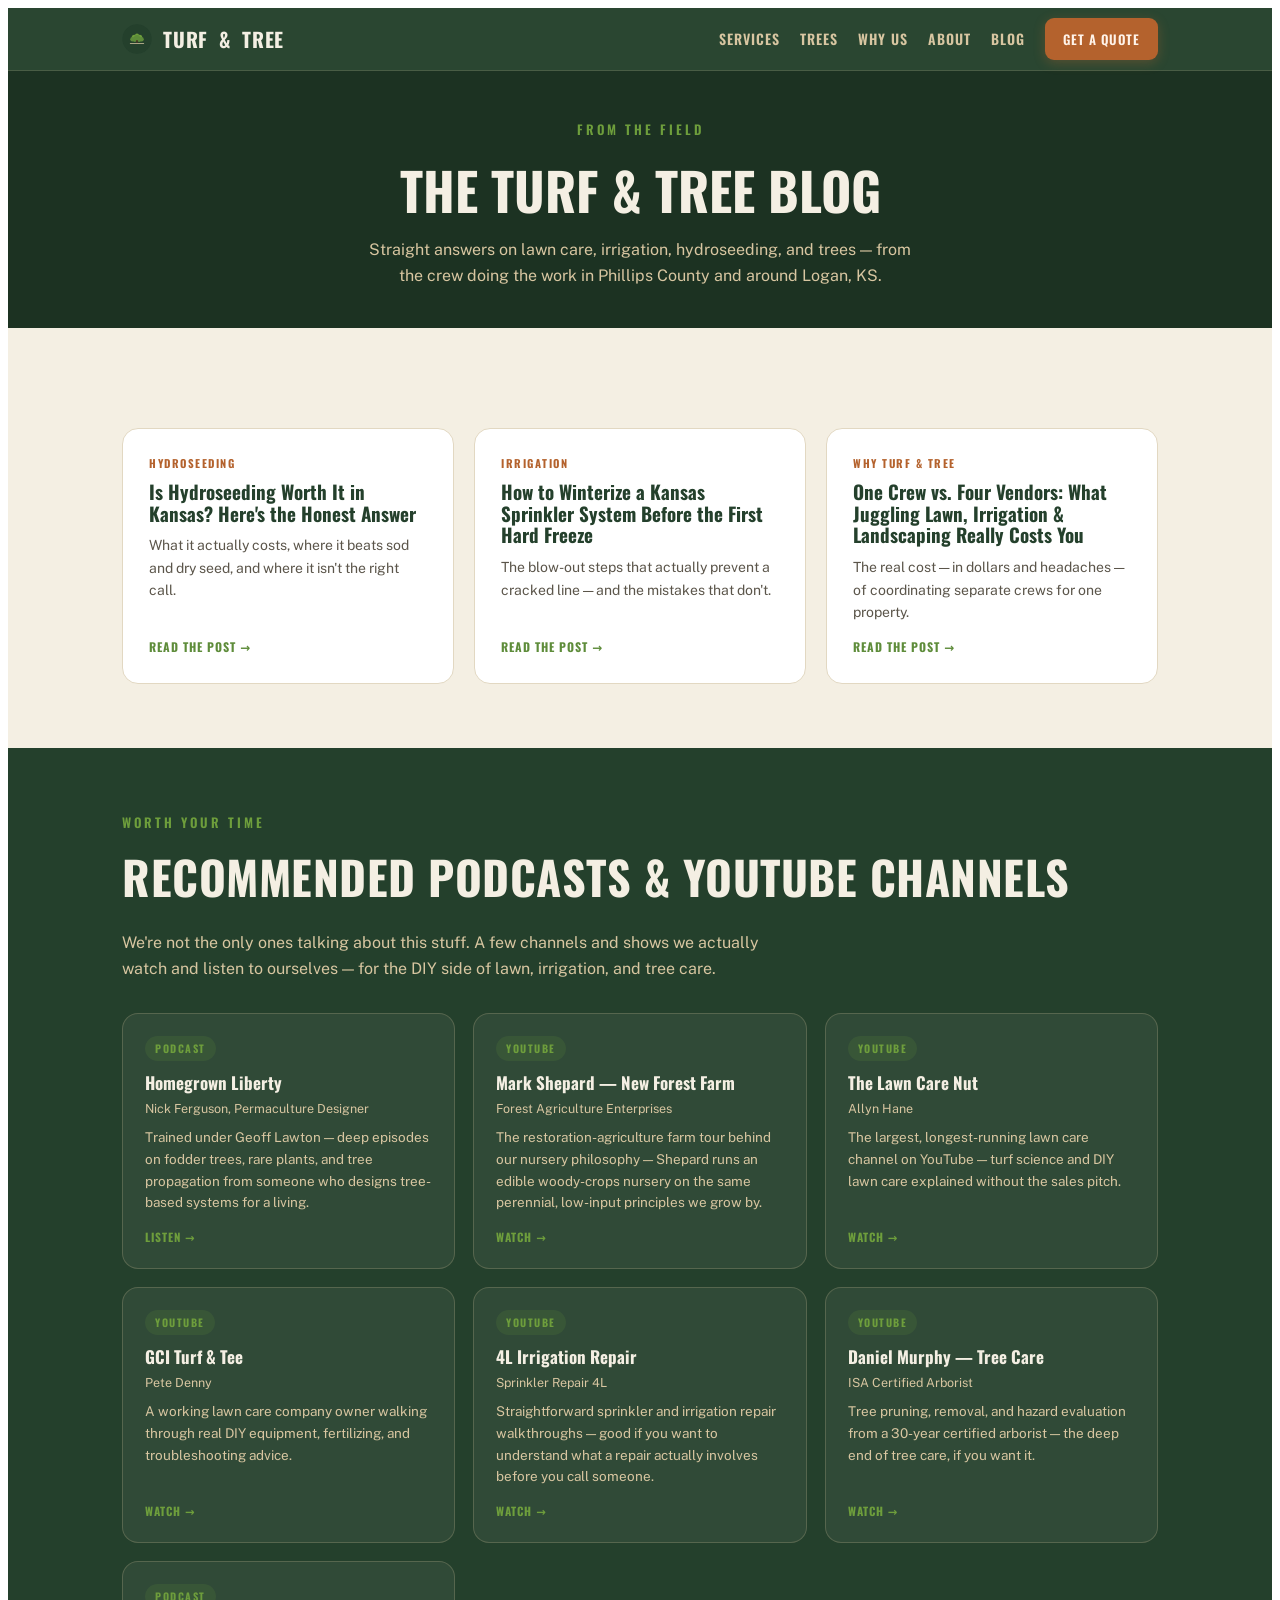
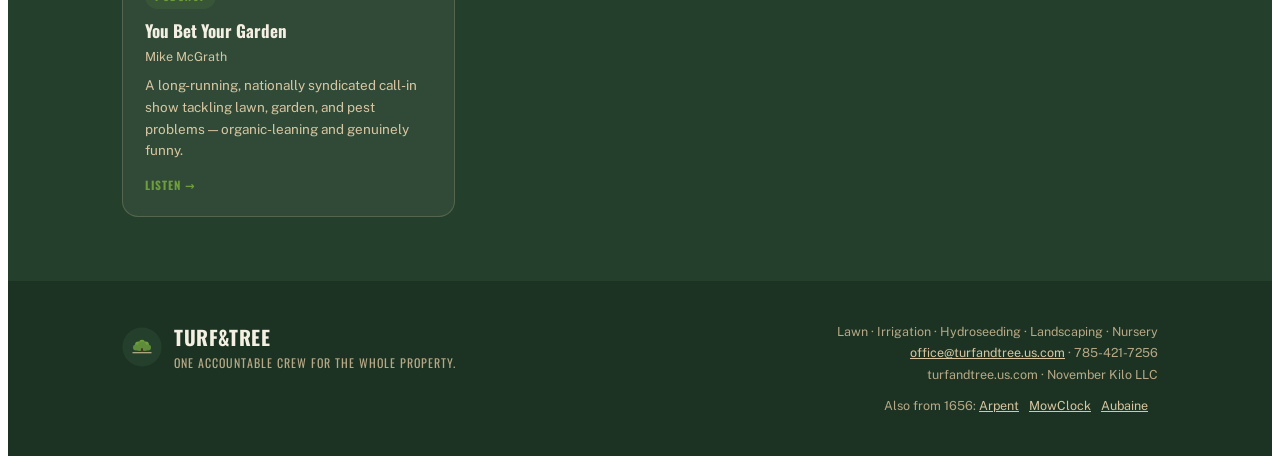
<file: blog/index.html>
<!doctype html>
<html lang="en">
<head>
<meta charset="utf-8">
<meta name="viewport" content="width=device-width, initial-scale=1">
<meta name="color-scheme" content="light dark">
<title>Blog — Turf &amp; Tree Lawn Care, Irrigation &amp; Tree Nursery</title>
<meta name="description" content="Lawn care, irrigation, and tree nursery advice from Turf & Tree — hydroseeding costs, sprinkler winterizing, and straight talk for Logan, KS property owners.">
<link rel="preconnect" href="https://fonts.googleapis.com">
<link rel="preconnect" href="https://fonts.gstatic.com" crossorigin>
<link href="https://fonts.googleapis.com/css2?family=Oswald:wght@500;600;700&family=Public+Sans:wght@400;500;600;700&display=swap" rel="stylesheet">
<link rel="stylesheet" href="/assets/tt2.css">

<!-- Google Analytics (GA4) -->
<script async src="https://www.googletagmanager.com/gtag/js?id=G-SXZ8VMEVPF"></script>
<script>
  window.dataLayer = window.dataLayer || [];
  function gtag(){dataLayer.push(arguments);}
  gtag('js', new Date());
  gtag('config', 'G-SXZ8VMEVPF');
</script>
</head>
<body>
<div class="tt2">

<!-- shared logo defs -->
<svg width="0" height="0" style="position:absolute" aria-hidden="true"><defs>
  <symbol id="lp-icon" viewBox="0 0 200 200">
    <circle cx="100" cy="100" r="98" fill="#24402C"/>
    <g transform="translate(100 108)">
      <circle cx="0" cy="-30" r="14" fill="#6E9E3C"/><circle cx="-18" cy="-19" r="17" fill="#6E9E3C"/><circle cx="18" cy="-19" r="17" fill="#6E9E3C"/><circle cx="0" cy="-15" r="20" fill="#5E8C3A"/><circle cx="-30" cy="-6" r="15" fill="#5E8C3A"/><circle cx="30" cy="-6" r="15" fill="#5E8C3A"/><circle cx="-14" cy="-4" r="16" fill="#5E8C3A"/><circle cx="14" cy="-4" r="16" fill="#5E8C3A"/>
      <rect x="-5" y="-2" width="10" height="22" rx="2" fill="#4A3524"/><rect x="-48" y="18" width="96" height="5" rx="2.5" fill="#D8C6A1"/>
    </g>
  </symbol>
</defs></svg>

<!-- NAV -->
<nav><div class="wrap"><div class="bar">
  <a href="/" class="brand" style="text-decoration:none;"><svg viewBox="0 0 200 200" width="30" height="30"><use href="#lp-icon" width="200" height="200"/></svg>Turf<span class="amp">&amp;</span>Tree</a>
  <div class="links">
    <a href="/#services">Services</a>
    <a href="/#trees">Trees</a>
    <a href="/#why">Why us</a>
    <a href="/#about">About</a>
    <a href="/blog/">Blog</a>
    <a href="/#quote" class="btn clay" style="padding:9px 16px;font-size:13px;">Get a quote</a>
  </div>
</div></div></nav>

<!-- BLOG HERO -->
<header class="blog-hero"><div class="wrap">
  <div class="eyebrow" style="color:var(--leaf);">From the field</div>
  <h1>The Turf &amp; Tree Blog</h1>
  <p>Straight answers on lawn care, irrigation, hydroseeding, and trees — from the crew doing the work in Phillips County and around Logan, KS.</p>
</div></header>

<!-- POSTS -->
<section><div class="wrap">
  <div class="posts">
    <a class="post-card" href="/blog/is-hydroseeding-worth-it-in-kansas.html">
      <div class="cat">Hydroseeding</div>
      <h3>Is Hydroseeding Worth It in Kansas? Here's the Honest Answer</h3>
      <p>What it actually costs, where it beats sod and dry seed, and where it isn't the right call.</p>
      <div class="read">Read the post →</div>
    </a>
    <a class="post-card" href="/blog/winterize-sprinkler-system-kansas.html">
      <div class="cat">Irrigation</div>
      <h3>How to Winterize a Kansas Sprinkler System Before the First Hard Freeze</h3>
      <p>The blow-out steps that actually prevent a cracked line — and the mistakes that don't.</p>
      <div class="read">Read the post →</div>
    </a>
    <a class="post-card" href="/blog/one-crew-vs-four-vendors.html">
      <div class="cat">Why Turf &amp; Tree</div>
      <h3>One Crew vs. Four Vendors: What Juggling Lawn, Irrigation &amp; Landscaping Really Costs You</h3>
      <p>The real cost — in dollars and headaches — of coordinating separate crews for one property.</p>
      <div class="read">Read the post →</div>
    </a>
  </div>
</div></section>

<!-- RECOMMENDED WATCHING & LISTENING -->
<section class="resources"><div class="wrap">
  <div class="kicker">Worth your time</div>
  <h2 class="h" style="color:var(--paper)">Recommended podcasts &amp; YouTube channels</h2>
  <p class="sec-intro">We're not the only ones talking about this stuff. A few channels and shows we actually watch and listen to ourselves — for the DIY side of lawn, irrigation, and tree care.</p>
  <!-- Ordering rule: newest-added-to-this-site first (data-added = date added here, not the
       video's own upload date). Only male creators unless the user explicitly names one. -->
  <div class="res-grid">
    <a class="res-card" href="https://podcasts.apple.com/us/podcast/homegrown-liberty-podcast/id1076040481" target="_blank" rel="noopener" data-added="2026-08-07">
      <span class="kind">Podcast</span>
      <h3>Homegrown Liberty</h3>
      <div class="who">Nick Ferguson, Permaculture Designer</div>
      <p>Trained under Geoff Lawton — deep episodes on fodder trees, rare plants, and tree propagation from someone who designs tree-based systems for a living.</p>
      <div class="visit">Listen →</div>
    </a>
    <a class="res-card" href="https://www.youtube.com/watch?v=xBRnPcZ8xUo" target="_blank" rel="noopener" data-added="2026-08-07">
      <span class="kind">YouTube</span>
      <h3>Mark Shepard — New Forest Farm</h3>
      <div class="who">Forest Agriculture Enterprises</div>
      <p>The restoration-agriculture farm tour behind our nursery philosophy — Shepard runs an edible woody-crops nursery on the same perennial, low-input principles we grow by.</p>
      <div class="visit">Watch →</div>
    </a>
    <a class="res-card" href="https://www.youtube.com/@Thelawncarenut" target="_blank" rel="noopener" data-added="2026-08-07">
      <span class="kind">YouTube</span>
      <h3>The Lawn Care Nut</h3>
      <div class="who">Allyn Hane</div>
      <p>The largest, longest-running lawn care channel on YouTube — turf science and DIY lawn care explained without the sales pitch.</p>
      <div class="visit">Watch →</div>
    </a>
    <a class="res-card" href="https://www.youtube.com/c/GCITurfServices" target="_blank" rel="noopener" data-added="2026-08-07">
      <span class="kind">YouTube</span>
      <h3>GCI Turf &amp; Tee</h3>
      <div class="who">Pete Denny</div>
      <p>A working lawn care company owner walking through real DIY equipment, fertilizing, and troubleshooting advice.</p>
      <div class="visit">Watch →</div>
    </a>
    <a class="res-card" href="https://www.youtube.com/@sprinklerrepair4L" target="_blank" rel="noopener" data-added="2026-08-07">
      <span class="kind">YouTube</span>
      <h3>4L Irrigation Repair</h3>
      <div class="who">Sprinkler Repair 4L</div>
      <p>Straightforward sprinkler and irrigation repair walkthroughs — good if you want to understand what a repair actually involves before you call someone.</p>
      <div class="visit">Watch →</div>
    </a>
    <a class="res-card" href="https://www.youtube.com/channel/UCseSwqsha7yQm1oZhJcPhsw" target="_blank" rel="noopener" data-added="2026-08-07">
      <span class="kind">YouTube</span>
      <h3>Daniel Murphy — Tree Care</h3>
      <div class="who">ISA Certified Arborist</div>
      <p>Tree pruning, removal, and hazard evaluation from a 30-year certified arborist — the deep end of tree care, if you want it.</p>
      <div class="visit">Watch →</div>
    </a>
    <a class="res-card" href="https://open.spotify.com/show/77szz8jrv7Dm0rGku4j8R4" target="_blank" rel="noopener" data-added="2026-08-07">
      <span class="kind">Podcast</span>
      <h3>You Bet Your Garden</h3>
      <div class="who">Mike McGrath</div>
      <p>A long-running, nationally syndicated call-in show tackling lawn, garden, and pest problems — organic-leaning and genuinely funny.</p>
      <div class="visit">Listen →</div>
    </a>
  </div>
</div></section>

<!-- FOOTER -->
<footer><div class="wrap"><div class="grid">
  <div class="brand"><svg viewBox="0 0 200 200" width="40" height="40"><use href="#lp-icon" width="200" height="200"/></svg><div><div class="nm">Turf<span class="amp">&amp;</span>Tree</div><div style="font-size:12px;color:#B7A987;letter-spacing:1px;font-family:var(--disp);text-transform:uppercase;">One accountable crew for the whole property.</div></div></div>
  <div>
    <div class="meta">
      Lawn · Irrigation · Hydroseeding · Landscaping · Nursery<br>
      <a href="mailto:office@turfandtree.us.com">office@turfandtree.us.com</a> · 785-421-7256<br>
      turfandtree.us.com · November Kilo LLC
    </div>
    <div class="also" style="margin-top:10px;text-align:right;">Also from 1656: <a href="https://arpent.us.com">Arpent</a><a href="https://mowclock.app">MowClock</a><a href="https://aubaine.fyi">Aubaine</a></div>
  </div>
</div></div></footer>

</div>
</body>
</html>
</file>
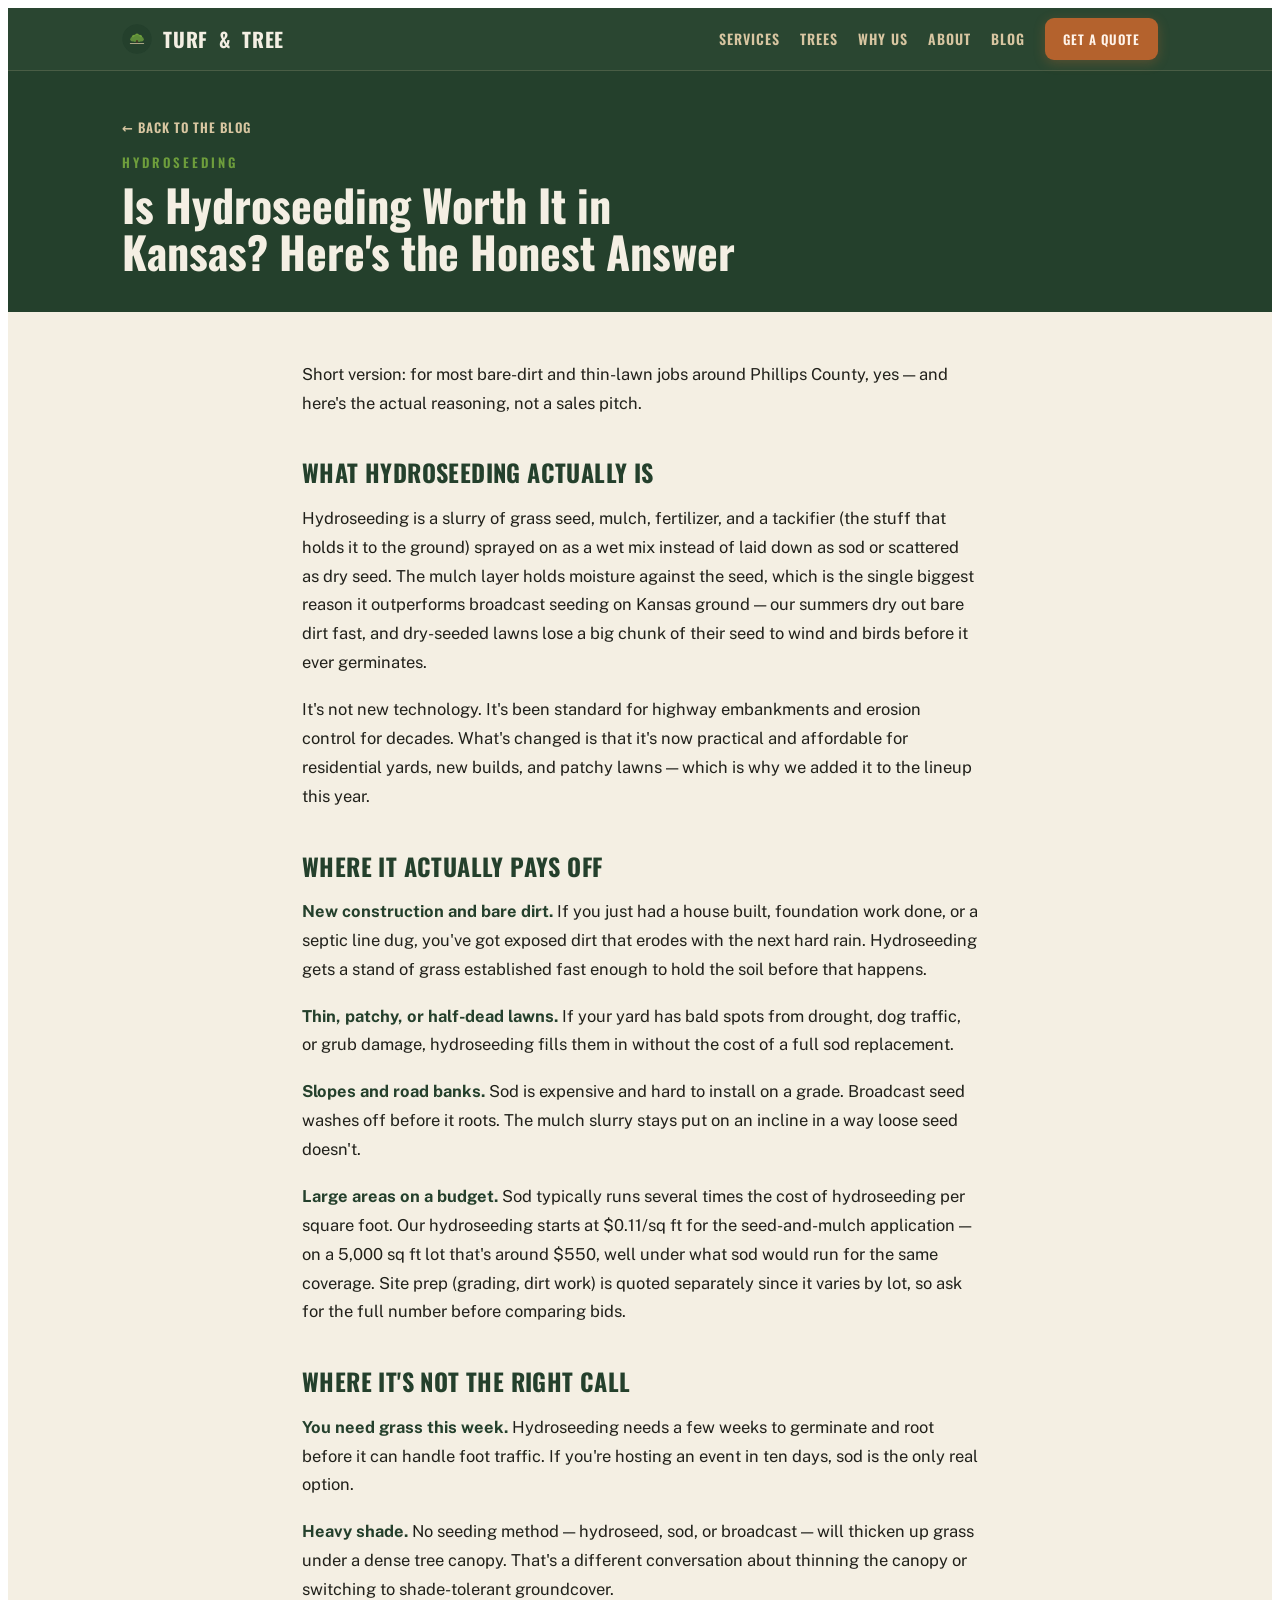
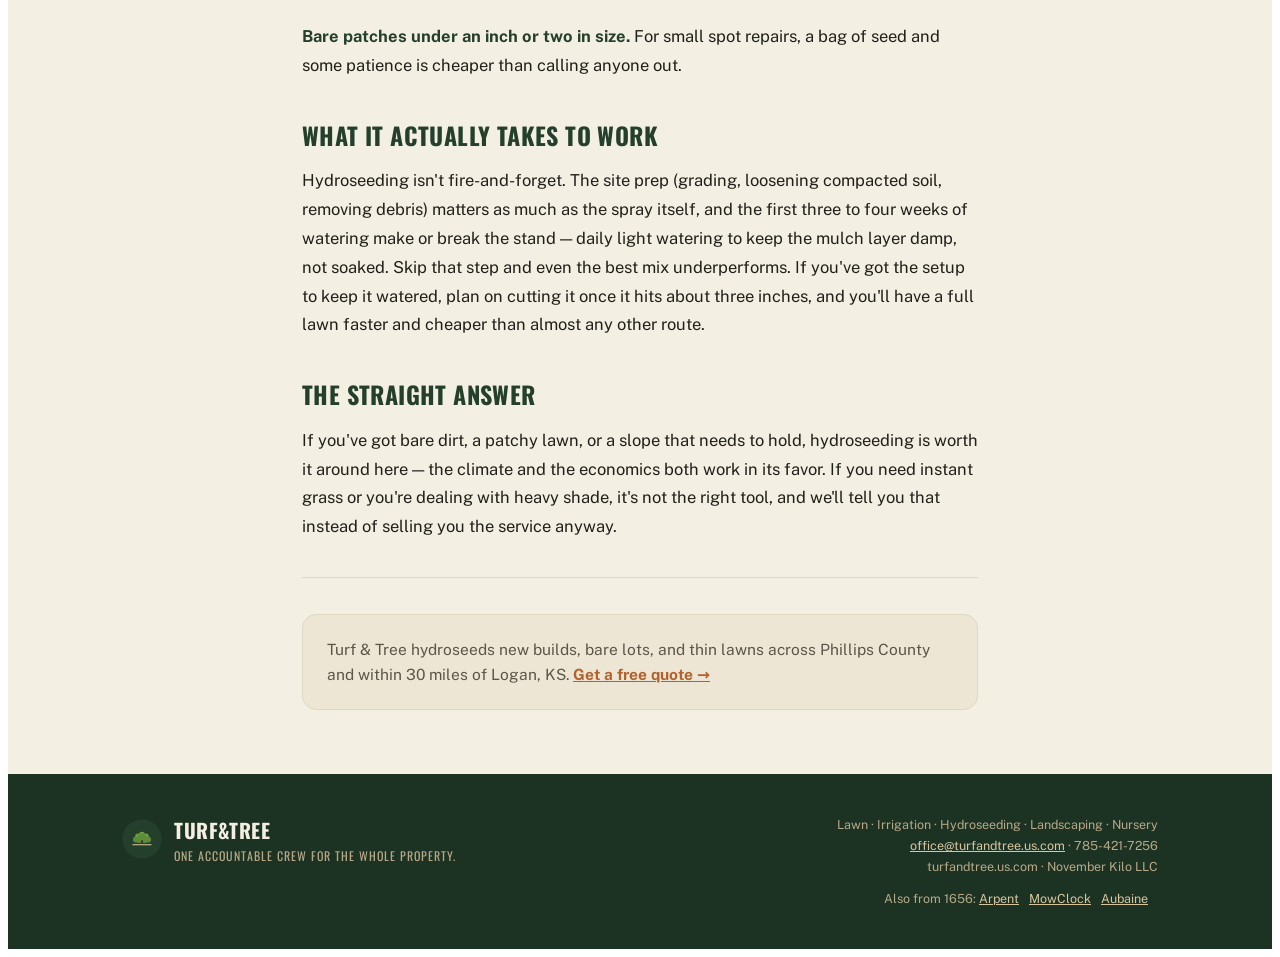
<file: blog/is-hydroseeding-worth-it-in-kansas.html>
<!doctype html>
<html lang="en">
<head>
<meta charset="utf-8">
<meta name="viewport" content="width=device-width, initial-scale=1">
<meta name="color-scheme" content="light dark">
<title>Is Hydroseeding Worth It in Kansas? — Turf &amp; Tree</title>
<meta name="description" content="Hydroseeding costs $0.11/sq ft and beats sod on price in Kansas — but not always. Here's where it pays off, where it doesn't, and what it actually takes.">
<link rel="preconnect" href="https://fonts.googleapis.com">
<link rel="preconnect" href="https://fonts.gstatic.com" crossorigin>
<link href="https://fonts.googleapis.com/css2?family=Oswald:wght@500;600;700&family=Public+Sans:wght@400;500;600;700&display=swap" rel="stylesheet">
<link rel="stylesheet" href="/assets/tt2.css">

<!-- Google Analytics (GA4) -->
<script async src="https://www.googletagmanager.com/gtag/js?id=G-SXZ8VMEVPF"></script>
<script>
  window.dataLayer = window.dataLayer || [];
  function gtag(){dataLayer.push(arguments);}
  gtag('js', new Date());
  gtag('config', 'G-SXZ8VMEVPF');
</script>

<script type="application/ld+json">
{
  "@context": "https://schema.org",
  "@type": "BlogPosting",
  "headline": "Is Hydroseeding Worth It in Kansas? Here's the Honest Answer",
  "description": "Hydroseeding costs $0.11/sq ft and beats sod on price in Kansas — but not always. Here's where it pays off, where it doesn't, and what it actually takes.",
  "author": {"@type": "Organization", "name": "Turf & Tree"},
  "publisher": {"@type": "Organization", "name": "Turf & Tree"},
  "datePublished": "2026-08-07",
  "mainEntityOfPage": "https://turfandtree.us.com/blog/is-hydroseeding-worth-it-in-kansas.html"
}
</script>
</head>
<body>
<div class="tt2">

<svg width="0" height="0" style="position:absolute" aria-hidden="true"><defs>
  <symbol id="lp-icon" viewBox="0 0 200 200">
    <circle cx="100" cy="100" r="98" fill="#24402C"/>
    <g transform="translate(100 108)">
      <circle cx="0" cy="-30" r="14" fill="#6E9E3C"/><circle cx="-18" cy="-19" r="17" fill="#6E9E3C"/><circle cx="18" cy="-19" r="17" fill="#6E9E3C"/><circle cx="0" cy="-15" r="20" fill="#5E8C3A"/><circle cx="-30" cy="-6" r="15" fill="#5E8C3A"/><circle cx="30" cy="-6" r="15" fill="#5E8C3A"/><circle cx="-14" cy="-4" r="16" fill="#5E8C3A"/><circle cx="14" cy="-4" r="16" fill="#5E8C3A"/>
      <rect x="-5" y="-2" width="10" height="22" rx="2" fill="#4A3524"/><rect x="-48" y="18" width="96" height="5" rx="2.5" fill="#D8C6A1"/>
    </g>
  </symbol>
</defs></svg>

<!-- NAV -->
<nav><div class="wrap"><div class="bar">
  <a href="/" class="brand" style="text-decoration:none;"><svg viewBox="0 0 200 200" width="30" height="30"><use href="#lp-icon" width="200" height="200"/></svg>Turf<span class="amp">&amp;</span>Tree</a>
  <div class="links">
    <a href="/#services">Services</a>
    <a href="/#trees">Trees</a>
    <a href="/#why">Why us</a>
    <a href="/#about">About</a>
    <a href="/blog/">Blog</a>
    <a href="/#quote" class="btn clay" style="padding:9px 16px;font-size:13px;">Get a quote</a>
  </div>
</div></div></nav>

<!-- ARTICLE HERO -->
<header class="article-hero"><div class="wrap">
  <a class="back" href="/blog/">← Back to the blog</a>
  <div class="kicker">Hydroseeding</div>
  <h1>Is Hydroseeding Worth It in Kansas? Here's the Honest Answer</h1>
</div></header>

<article>
  <p>Short version: for most bare-dirt and thin-lawn jobs around Phillips County, yes — and here's the actual reasoning, not a sales pitch.</p>

  <h2>What hydroseeding actually is</h2>
  <p>Hydroseeding is a slurry of grass seed, mulch, fertilizer, and a tackifier (the stuff that holds it to the ground) sprayed on as a wet mix instead of laid down as sod or scattered as dry seed. The mulch layer holds moisture against the seed, which is the single biggest reason it outperforms broadcast seeding on Kansas ground — our summers dry out bare dirt fast, and dry-seeded lawns lose a big chunk of their seed to wind and birds before it ever germinates.</p>
  <p>It's not new technology. It's been standard for highway embankments and erosion control for decades. What's changed is that it's now practical and affordable for residential yards, new builds, and patchy lawns — which is why we added it to the lineup this year.</p>

  <h2>Where it actually pays off</h2>
  <p><strong>New construction and bare dirt.</strong> If you just had a house built, foundation work done, or a septic line dug, you've got exposed dirt that erodes with the next hard rain. Hydroseeding gets a stand of grass established fast enough to hold the soil before that happens.</p>
  <p><strong>Thin, patchy, or half-dead lawns.</strong> If your yard has bald spots from drought, dog traffic, or grub damage, hydroseeding fills them in without the cost of a full sod replacement.</p>
  <p><strong>Slopes and road banks.</strong> Sod is expensive and hard to install on a grade. Broadcast seed washes off before it roots. The mulch slurry stays put on an incline in a way loose seed doesn't.</p>
  <p><strong>Large areas on a budget.</strong> Sod typically runs several times the cost of hydroseeding per square foot. Our hydroseeding starts at $0.11/sq ft for the seed-and-mulch application — on a 5,000 sq ft lot that's around $550, well under what sod would run for the same coverage. Site prep (grading, dirt work) is quoted separately since it varies by lot, so ask for the full number before comparing bids.</p>

  <h2>Where it's not the right call</h2>
  <p><strong>You need grass this week.</strong> Hydroseeding needs a few weeks to germinate and root before it can handle foot traffic. If you're hosting an event in ten days, sod is the only real option.</p>
  <p><strong>Heavy shade.</strong> No seeding method — hydroseed, sod, or broadcast — will thicken up grass under a dense tree canopy. That's a different conversation about thinning the canopy or switching to shade-tolerant groundcover.</p>
  <p><strong>Bare patches under an inch or two in size.</strong> For small spot repairs, a bag of seed and some patience is cheaper than calling anyone out.</p>

  <h2>What it actually takes to work</h2>
  <p>Hydroseeding isn't fire-and-forget. The site prep (grading, loosening compacted soil, removing debris) matters as much as the spray itself, and the first three to four weeks of watering make or break the stand — daily light watering to keep the mulch layer damp, not soaked. Skip that step and even the best mix underperforms. If you've got the setup to keep it watered, plan on cutting it once it hits about three inches, and you'll have a full lawn faster and cheaper than almost any other route.</p>

  <h2>The straight answer</h2>
  <p>If you've got bare dirt, a patchy lawn, or a slope that needs to hold, hydroseeding is worth it around here — the climate and the economics both work in its favor. If you need instant grass or you're dealing with heavy shade, it's not the right tool, and we'll tell you that instead of selling you the service anyway.</p>

  <hr>
  <div class="cta-line">
    Turf &amp; Tree hydroseeds new builds, bare lots, and thin lawns across Phillips County and within 30 miles of Logan, KS. <a href="mailto:office@turfandtree.us.com?subject=Hydroseeding%20quote%20—%20Turf%20%26%20Tree">Get a free quote →</a>
  </div>
</article>

<!-- FOOTER -->
<footer><div class="wrap"><div class="grid">
  <div class="brand"><svg viewBox="0 0 200 200" width="40" height="40"><use href="#lp-icon" width="200" height="200"/></svg><div><div class="nm">Turf<span class="amp">&amp;</span>Tree</div><div style="font-size:12px;color:#B7A987;letter-spacing:1px;font-family:var(--disp);text-transform:uppercase;">One accountable crew for the whole property.</div></div></div>
  <div>
    <div class="meta">
      Lawn · Irrigation · Hydroseeding · Landscaping · Nursery<br>
      <a href="mailto:office@turfandtree.us.com">office@turfandtree.us.com</a> · 785-421-7256<br>
      turfandtree.us.com · November Kilo LLC
    </div>
    <div class="also" style="margin-top:10px;text-align:right;">Also from 1656: <a href="https://arpent.us.com">Arpent</a><a href="https://mowclock.app">MowClock</a><a href="https://aubaine.fyi">Aubaine</a></div>
  </div>
</div></div></footer>

</div>
</body>
</html>
</file>
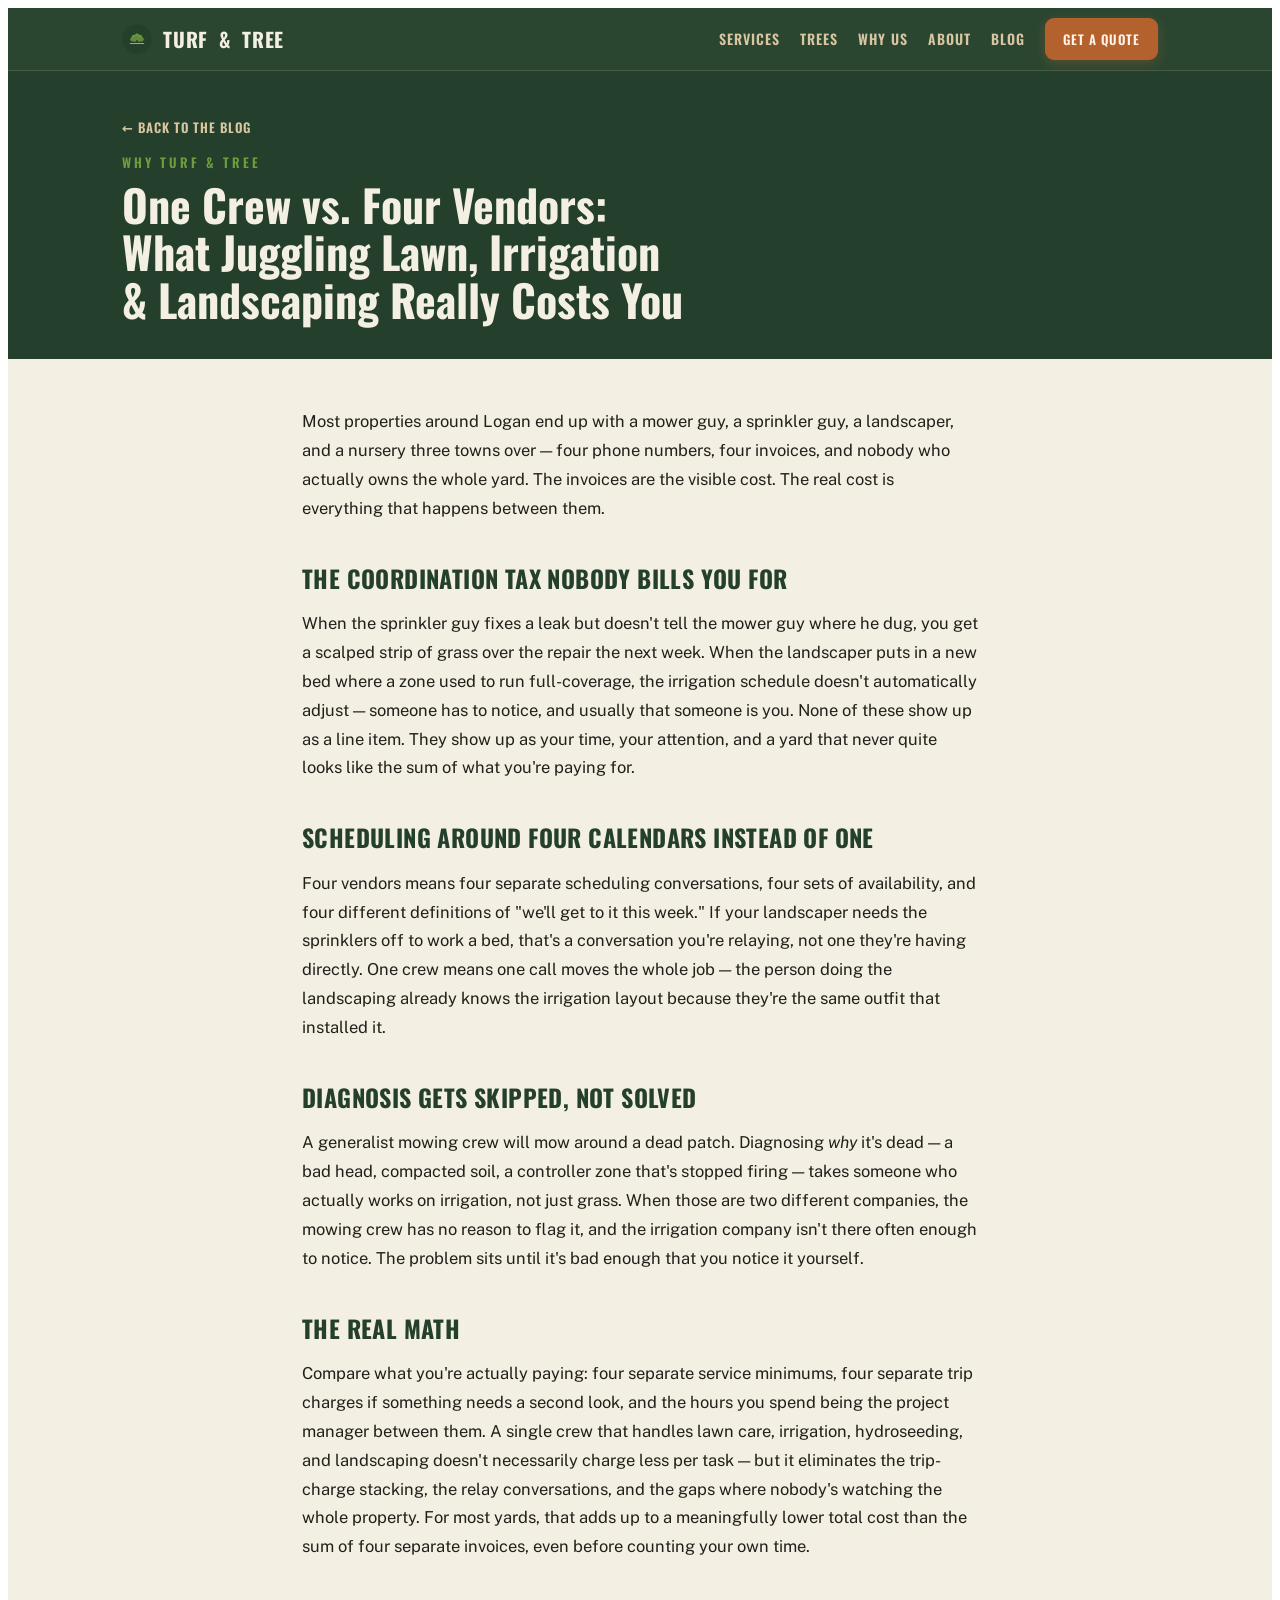
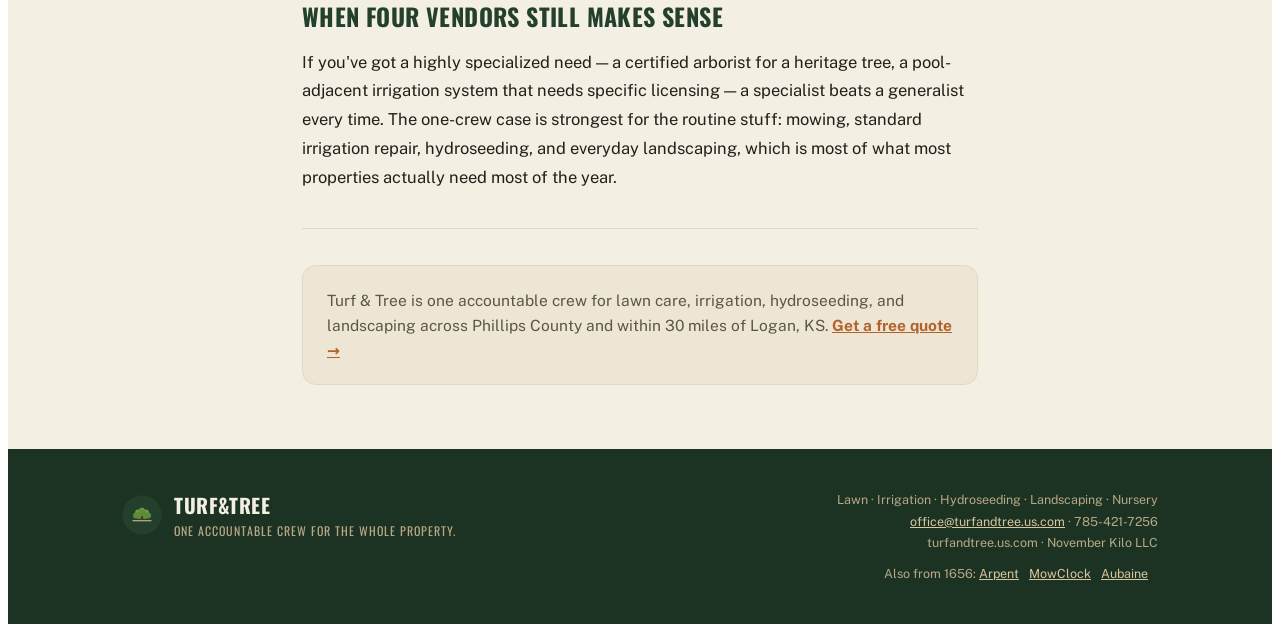
<file: blog/one-crew-vs-four-vendors.html>
<!doctype html>
<html lang="en">
<head>
<meta charset="utf-8">
<meta name="viewport" content="width=device-width, initial-scale=1">
<meta name="color-scheme" content="light dark">
<title>One Crew vs. Four Vendors — Turf &amp; Tree</title>
<meta name="description" content="Juggling a mower guy, a sprinkler guy, a landscaper, and a nursery costs more than the invoices show. Here's the real math on one crew vs. four vendors.">
<link rel="preconnect" href="https://fonts.googleapis.com">
<link rel="preconnect" href="https://fonts.gstatic.com" crossorigin>
<link href="https://fonts.googleapis.com/css2?family=Oswald:wght@500;600;700&family=Public+Sans:wght@400;500;600;700&display=swap" rel="stylesheet">
<link rel="stylesheet" href="/assets/tt2.css">

<!-- Google Analytics (GA4) -->
<script async src="https://www.googletagmanager.com/gtag/js?id=G-SXZ8VMEVPF"></script>
<script>
  window.dataLayer = window.dataLayer || [];
  function gtag(){dataLayer.push(arguments);}
  gtag('js', new Date());
  gtag('config', 'G-SXZ8VMEVPF');
</script>

<script type="application/ld+json">
{
  "@context": "https://schema.org",
  "@type": "BlogPosting",
  "headline": "One Crew vs. Four Vendors: What Juggling Lawn, Irrigation, and Landscaping Really Costs You",
  "description": "Juggling a mower guy, a sprinkler guy, a landscaper, and a nursery costs more than the invoices show. Here's the real math on one crew vs. four vendors.",
  "author": {"@type": "Organization", "name": "Turf & Tree"},
  "publisher": {"@type": "Organization", "name": "Turf & Tree"},
  "datePublished": "2026-08-07",
  "mainEntityOfPage": "https://turfandtree.us.com/blog/one-crew-vs-four-vendors.html"
}
</script>
</head>
<body>
<div class="tt2">

<svg width="0" height="0" style="position:absolute" aria-hidden="true"><defs>
  <symbol id="lp-icon" viewBox="0 0 200 200">
    <circle cx="100" cy="100" r="98" fill="#24402C"/>
    <g transform="translate(100 108)">
      <circle cx="0" cy="-30" r="14" fill="#6E9E3C"/><circle cx="-18" cy="-19" r="17" fill="#6E9E3C"/><circle cx="18" cy="-19" r="17" fill="#6E9E3C"/><circle cx="0" cy="-15" r="20" fill="#5E8C3A"/><circle cx="-30" cy="-6" r="15" fill="#5E8C3A"/><circle cx="30" cy="-6" r="15" fill="#5E8C3A"/><circle cx="-14" cy="-4" r="16" fill="#5E8C3A"/><circle cx="14" cy="-4" r="16" fill="#5E8C3A"/>
      <rect x="-5" y="-2" width="10" height="22" rx="2" fill="#4A3524"/><rect x="-48" y="18" width="96" height="5" rx="2.5" fill="#D8C6A1"/>
    </g>
  </symbol>
</defs></svg>

<!-- NAV -->
<nav><div class="wrap"><div class="bar">
  <a href="/" class="brand" style="text-decoration:none;"><svg viewBox="0 0 200 200" width="30" height="30"><use href="#lp-icon" width="200" height="200"/></svg>Turf<span class="amp">&amp;</span>Tree</a>
  <div class="links">
    <a href="/#services">Services</a>
    <a href="/#trees">Trees</a>
    <a href="/#why">Why us</a>
    <a href="/#about">About</a>
    <a href="/blog/">Blog</a>
    <a href="/#quote" class="btn clay" style="padding:9px 16px;font-size:13px;">Get a quote</a>
  </div>
</div></div></nav>

<!-- ARTICLE HERO -->
<header class="article-hero"><div class="wrap">
  <a class="back" href="/blog/">← Back to the blog</a>
  <div class="kicker">Why Turf &amp; Tree</div>
  <h1>One Crew vs. Four Vendors: What Juggling Lawn, Irrigation &amp; Landscaping Really Costs You</h1>
</div></header>

<article>
  <p>Most properties around Logan end up with a mower guy, a sprinkler guy, a landscaper, and a nursery three towns over — four phone numbers, four invoices, and nobody who actually owns the whole yard. The invoices are the visible cost. The real cost is everything that happens between them.</p>

  <h2>The coordination tax nobody bills you for</h2>
  <p>When the sprinkler guy fixes a leak but doesn't tell the mower guy where he dug, you get a scalped strip of grass over the repair the next week. When the landscaper puts in a new bed where a zone used to run full-coverage, the irrigation schedule doesn't automatically adjust — someone has to notice, and usually that someone is you. None of these show up as a line item. They show up as your time, your attention, and a yard that never quite looks like the sum of what you're paying for.</p>

  <h2>Scheduling around four calendars instead of one</h2>
  <p>Four vendors means four separate scheduling conversations, four sets of availability, and four different definitions of "we'll get to it this week." If your landscaper needs the sprinklers off to work a bed, that's a conversation you're relaying, not one they're having directly. One crew means one call moves the whole job — the person doing the landscaping already knows the irrigation layout because they're the same outfit that installed it.</p>

  <h2>Diagnosis gets skipped, not solved</h2>
  <p>A generalist mowing crew will mow around a dead patch. Diagnosing <em>why</em> it's dead — a bad head, compacted soil, a controller zone that's stopped firing — takes someone who actually works on irrigation, not just grass. When those are two different companies, the mowing crew has no reason to flag it, and the irrigation company isn't there often enough to notice. The problem sits until it's bad enough that you notice it yourself.</p>

  <h2>The real math</h2>
  <p>Compare what you're actually paying: four separate service minimums, four separate trip charges if something needs a second look, and the hours you spend being the project manager between them. A single crew that handles lawn care, irrigation, hydroseeding, and landscaping doesn't necessarily charge less per task — but it eliminates the trip-charge stacking, the relay conversations, and the gaps where nobody's watching the whole property. For most yards, that adds up to a meaningfully lower total cost than the sum of four separate invoices, even before counting your own time.</p>

  <h2>When four vendors still makes sense</h2>
  <p>If you've got a highly specialized need — a certified arborist for a heritage tree, a pool-adjacent irrigation system that needs specific licensing — a specialist beats a generalist every time. The one-crew case is strongest for the routine stuff: mowing, standard irrigation repair, hydroseeding, and everyday landscaping, which is most of what most properties actually need most of the year.</p>

  <hr>
  <div class="cta-line">
    Turf &amp; Tree is one accountable crew for lawn care, irrigation, hydroseeding, and landscaping across Phillips County and within 30 miles of Logan, KS. <a href="mailto:office@turfandtree.us.com?subject=Free%20quote%20—%20Turf%20%26%20Tree">Get a free quote →</a>
  </div>
</article>

<!-- FOOTER -->
<footer><div class="wrap"><div class="grid">
  <div class="brand"><svg viewBox="0 0 200 200" width="40" height="40"><use href="#lp-icon" width="200" height="200"/></svg><div><div class="nm">Turf<span class="amp">&amp;</span>Tree</div><div style="font-size:12px;color:#B7A987;letter-spacing:1px;font-family:var(--disp);text-transform:uppercase;">One accountable crew for the whole property.</div></div></div>
  <div>
    <div class="meta">
      Lawn · Irrigation · Hydroseeding · Landscaping · Nursery<br>
      <a href="mailto:office@turfandtree.us.com">office@turfandtree.us.com</a> · 785-421-7256<br>
      turfandtree.us.com · November Kilo LLC
    </div>
    <div class="also" style="margin-top:10px;text-align:right;">Also from 1656: <a href="https://arpent.us.com">Arpent</a><a href="https://mowclock.app">MowClock</a><a href="https://aubaine.fyi">Aubaine</a></div>
  </div>
</div></div></footer>

</div>
</body>
</html>
</file>
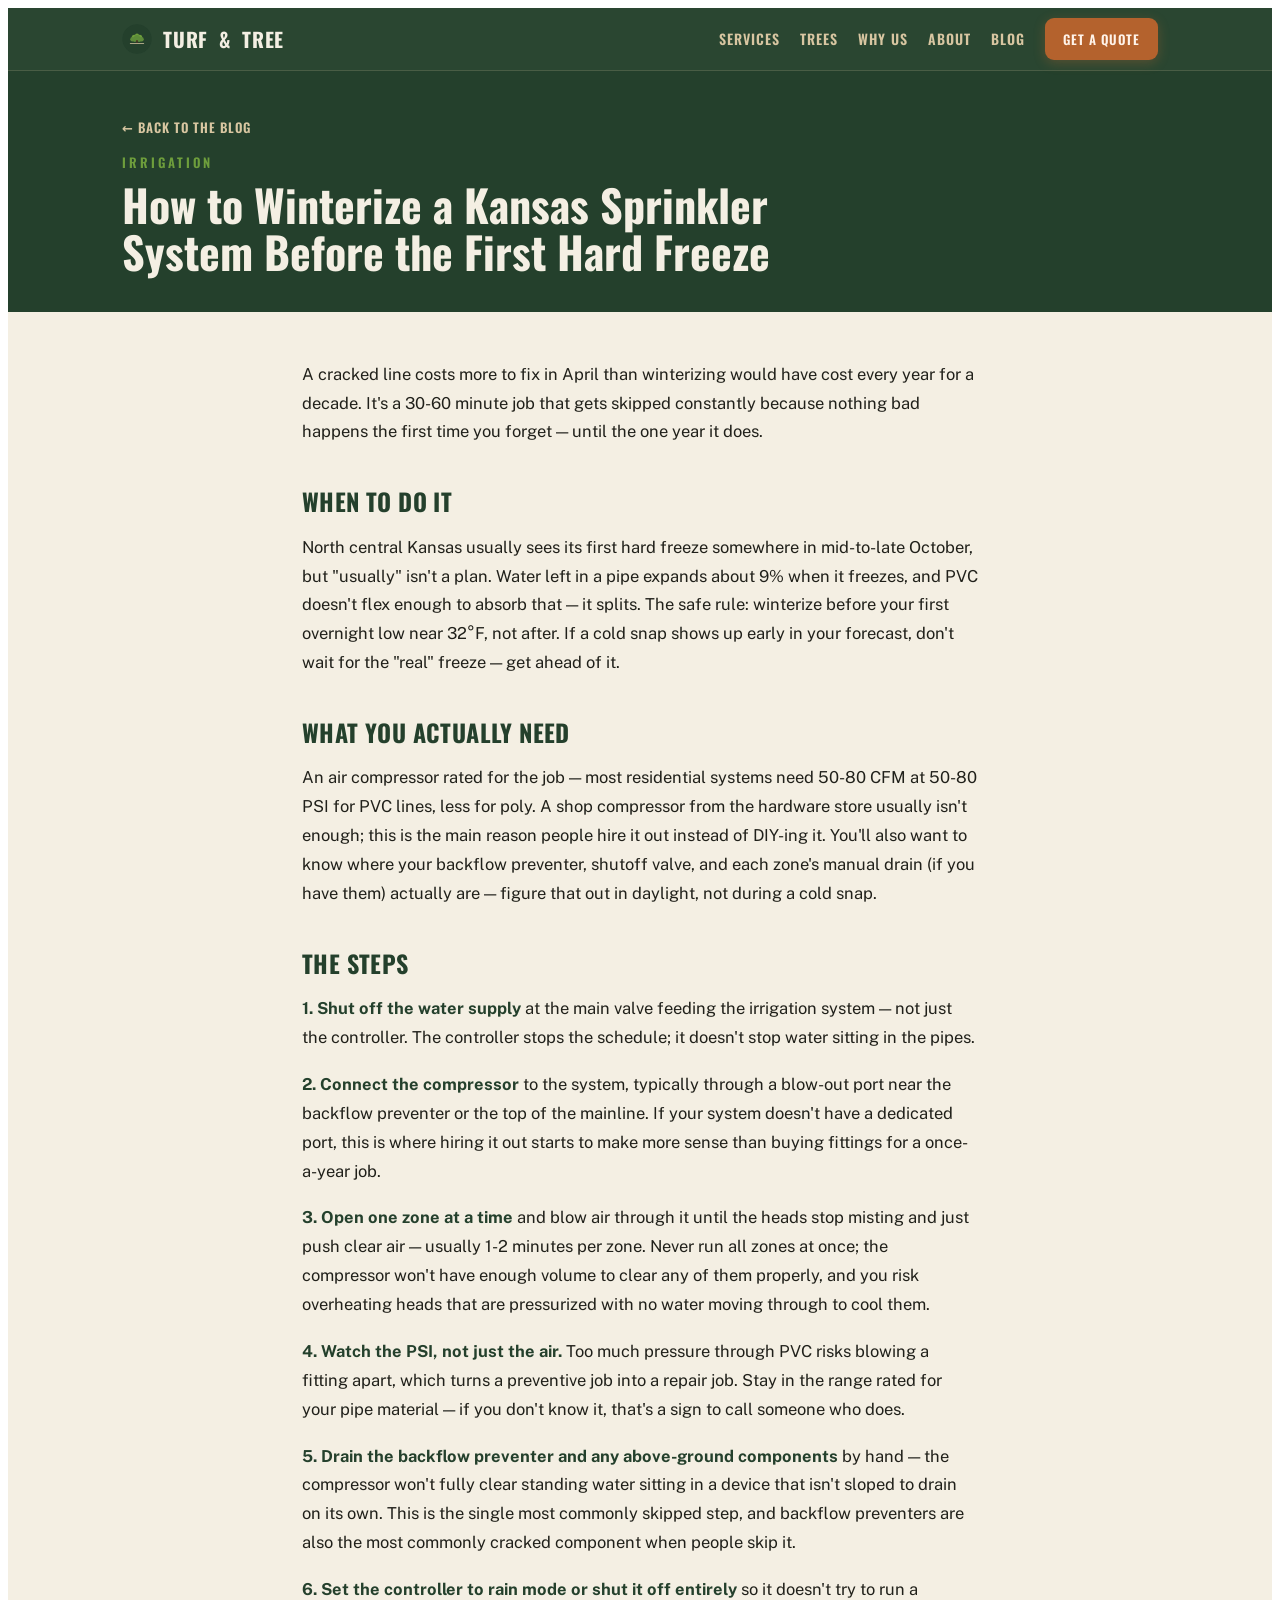
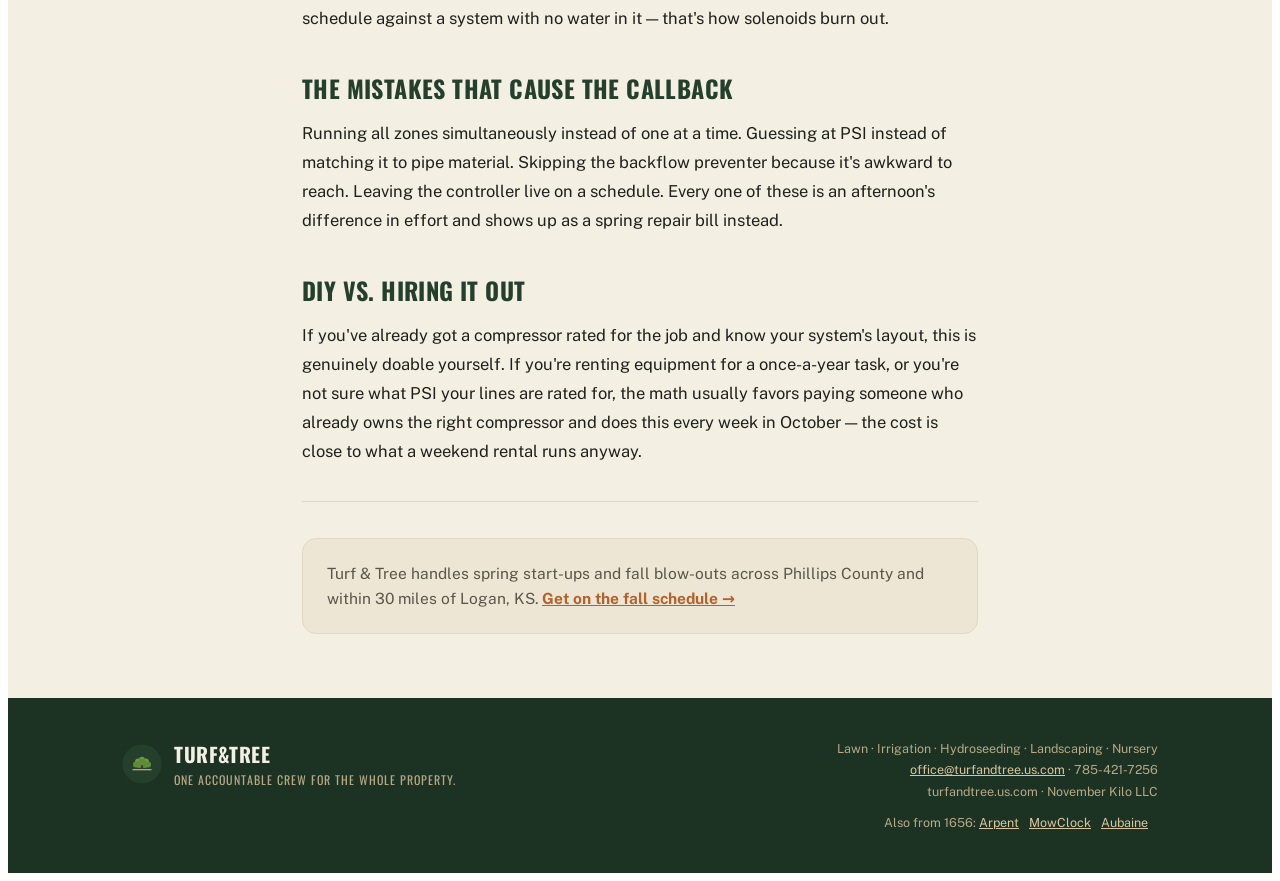
<file: blog/winterize-sprinkler-system-kansas.html>
<!doctype html>
<html lang="en">
<head>
<meta charset="utf-8">
<meta name="viewport" content="width=device-width, initial-scale=1">
<meta name="color-scheme" content="light dark">
<title>How to Winterize a Kansas Sprinkler System — Turf &amp; Tree</title>
<meta name="description" content="A cracked line from one hard freeze costs more than winterizing every year would. Here's how a proper Kansas sprinkler blow-out actually works, step by step.">
<link rel="preconnect" href="https://fonts.googleapis.com">
<link rel="preconnect" href="https://fonts.gstatic.com" crossorigin>
<link href="https://fonts.googleapis.com/css2?family=Oswald:wght@500;600;700&family=Public+Sans:wght@400;500;600;700&display=swap" rel="stylesheet">
<link rel="stylesheet" href="/assets/tt2.css">

<!-- Google Analytics (GA4) -->
<script async src="https://www.googletagmanager.com/gtag/js?id=G-SXZ8VMEVPF"></script>
<script>
  window.dataLayer = window.dataLayer || [];
  function gtag(){dataLayer.push(arguments);}
  gtag('js', new Date());
  gtag('config', 'G-SXZ8VMEVPF');
</script>

<script type="application/ld+json">
{
  "@context": "https://schema.org",
  "@type": "BlogPosting",
  "headline": "How to Winterize a Kansas Sprinkler System Before the First Hard Freeze",
  "description": "A cracked line from one hard freeze costs more than winterizing every year would. Here's how a proper Kansas sprinkler blow-out actually works, step by step.",
  "author": {"@type": "Organization", "name": "Turf & Tree"},
  "publisher": {"@type": "Organization", "name": "Turf & Tree"},
  "datePublished": "2026-08-07",
  "mainEntityOfPage": "https://turfandtree.us.com/blog/winterize-sprinkler-system-kansas.html"
}
</script>
</head>
<body>
<div class="tt2">

<svg width="0" height="0" style="position:absolute" aria-hidden="true"><defs>
  <symbol id="lp-icon" viewBox="0 0 200 200">
    <circle cx="100" cy="100" r="98" fill="#24402C"/>
    <g transform="translate(100 108)">
      <circle cx="0" cy="-30" r="14" fill="#6E9E3C"/><circle cx="-18" cy="-19" r="17" fill="#6E9E3C"/><circle cx="18" cy="-19" r="17" fill="#6E9E3C"/><circle cx="0" cy="-15" r="20" fill="#5E8C3A"/><circle cx="-30" cy="-6" r="15" fill="#5E8C3A"/><circle cx="30" cy="-6" r="15" fill="#5E8C3A"/><circle cx="-14" cy="-4" r="16" fill="#5E8C3A"/><circle cx="14" cy="-4" r="16" fill="#5E8C3A"/>
      <rect x="-5" y="-2" width="10" height="22" rx="2" fill="#4A3524"/><rect x="-48" y="18" width="96" height="5" rx="2.5" fill="#D8C6A1"/>
    </g>
  </symbol>
</defs></svg>

<!-- NAV -->
<nav><div class="wrap"><div class="bar">
  <a href="/" class="brand" style="text-decoration:none;"><svg viewBox="0 0 200 200" width="30" height="30"><use href="#lp-icon" width="200" height="200"/></svg>Turf<span class="amp">&amp;</span>Tree</a>
  <div class="links">
    <a href="/#services">Services</a>
    <a href="/#trees">Trees</a>
    <a href="/#why">Why us</a>
    <a href="/#about">About</a>
    <a href="/blog/">Blog</a>
    <a href="/#quote" class="btn clay" style="padding:9px 16px;font-size:13px;">Get a quote</a>
  </div>
</div></div></nav>

<!-- ARTICLE HERO -->
<header class="article-hero"><div class="wrap">
  <a class="back" href="/blog/">← Back to the blog</a>
  <div class="kicker">Irrigation</div>
  <h1>How to Winterize a Kansas Sprinkler System Before the First Hard Freeze</h1>
</div></header>

<article>
  <p>A cracked line costs more to fix in April than winterizing would have cost every year for a decade. It's a 30-60 minute job that gets skipped constantly because nothing bad happens the first time you forget — until the one year it does.</p>

  <h2>When to do it</h2>
  <p>North central Kansas usually sees its first hard freeze somewhere in mid-to-late October, but "usually" isn't a plan. Water left in a pipe expands about 9% when it freezes, and PVC doesn't flex enough to absorb that — it splits. The safe rule: winterize before your first overnight low near 32°F, not after. If a cold snap shows up early in your forecast, don't wait for the "real" freeze — get ahead of it.</p>

  <h2>What you actually need</h2>
  <p>An air compressor rated for the job — most residential systems need 50-80 CFM at 50-80 PSI for PVC lines, less for poly. A shop compressor from the hardware store usually isn't enough; this is the main reason people hire it out instead of DIY-ing it. You'll also want to know where your backflow preventer, shutoff valve, and each zone's manual drain (if you have them) actually are — figure that out in daylight, not during a cold snap.</p>

  <h2>The steps</h2>
  <p><strong>1. Shut off the water supply</strong> at the main valve feeding the irrigation system — not just the controller. The controller stops the schedule; it doesn't stop water sitting in the pipes.</p>
  <p><strong>2. Connect the compressor</strong> to the system, typically through a blow-out port near the backflow preventer or the top of the mainline. If your system doesn't have a dedicated port, this is where hiring it out starts to make more sense than buying fittings for a once-a-year job.</p>
  <p><strong>3. Open one zone at a time</strong> and blow air through it until the heads stop misting and just push clear air — usually 1-2 minutes per zone. Never run all zones at once; the compressor won't have enough volume to clear any of them properly, and you risk overheating heads that are pressurized with no water moving through to cool them.</p>
  <p><strong>4. Watch the PSI, not just the air.</strong> Too much pressure through PVC risks blowing a fitting apart, which turns a preventive job into a repair job. Stay in the range rated for your pipe material — if you don't know it, that's a sign to call someone who does.</p>
  <p><strong>5. Drain the backflow preventer and any above-ground components</strong> by hand — the compressor won't fully clear standing water sitting in a device that isn't sloped to drain on its own. This is the single most commonly skipped step, and backflow preventers are also the most commonly cracked component when people skip it.</p>
  <p><strong>6. Set the controller to rain mode or shut it off entirely</strong> so it doesn't try to run a schedule against a system with no water in it — that's how solenoids burn out.</p>

  <h2>The mistakes that cause the callback</h2>
  <p>Running all zones simultaneously instead of one at a time. Guessing at PSI instead of matching it to pipe material. Skipping the backflow preventer because it's awkward to reach. Leaving the controller live on a schedule. Every one of these is an afternoon's difference in effort and shows up as a spring repair bill instead.</p>

  <h2>DIY vs. hiring it out</h2>
  <p>If you've already got a compressor rated for the job and know your system's layout, this is genuinely doable yourself. If you're renting equipment for a once-a-year task, or you're not sure what PSI your lines are rated for, the math usually favors paying someone who already owns the right compressor and does this every week in October — the cost is close to what a weekend rental runs anyway.</p>

  <hr>
  <div class="cta-line">
    Turf &amp; Tree handles spring start-ups and fall blow-outs across Phillips County and within 30 miles of Logan, KS. <a href="mailto:office@turfandtree.us.com?subject=Winterizing%20quote%20—%20Turf%20%26%20Tree">Get on the fall schedule →</a>
  </div>
</article>

<!-- FOOTER -->
<footer><div class="wrap"><div class="grid">
  <div class="brand"><svg viewBox="0 0 200 200" width="40" height="40"><use href="#lp-icon" width="200" height="200"/></svg><div><div class="nm">Turf<span class="amp">&amp;</span>Tree</div><div style="font-size:12px;color:#B7A987;letter-spacing:1px;font-family:var(--disp);text-transform:uppercase;">One accountable crew for the whole property.</div></div></div>
  <div>
    <div class="meta">
      Lawn · Irrigation · Hydroseeding · Landscaping · Nursery<br>
      <a href="mailto:office@turfandtree.us.com">office@turfandtree.us.com</a> · 785-421-7256<br>
      turfandtree.us.com · November Kilo LLC
    </div>
    <div class="also" style="margin-top:10px;text-align:right;">Also from 1656: <a href="https://arpent.us.com">Arpent</a><a href="https://mowclock.app">MowClock</a><a href="https://aubaine.fyi">Aubaine</a></div>
  </div>
</div></div></footer>

</div>
</body>
</html>
</file>
<file: assets/tt2.css>
.tt2{
  --pine:#24402C; --pine2:#1C3222; --turf:#5E8C3A; --leaf:#6E9E3C; --bark:#4A3524;
  --wheat:#D8C6A1; --wheat2:#E7DcC0; --clay:#B4622D; --paper:#F4EFE3; --paper2:#EDE6D5;
  --ink:#20201A; --ink2:#5B554A; --line:#E2D8C2;
  --disp:'Oswald','Arial Narrow','Helvetica Neue Condensed',Impact,system-ui,sans-serif;
  --body:'Public Sans',-apple-system,'Segoe UI',system-ui,sans-serif;
  background:var(--paper); color:var(--ink); font-family:var(--body); line-height:1.6;
  -webkit-font-smoothing:antialiased; text-rendering:optimizeLegibility; margin:0;
}
.tt2 *{box-sizing:border-box;}
.tt2 .sr-only{position:absolute;width:1px;height:1px;overflow:hidden;clip:rect(0 0 0 0);}
.tt2 .wrap{max-width:1080px;margin:0 auto;padding:0 22px;}
.tt2 .disp{font-family:var(--disp);font-stretch:condensed;text-transform:uppercase;font-weight:700;letter-spacing:.5px;line-height:.98;text-wrap:balance;}
.tt2 .eyebrow{font-family:var(--disp);font-stretch:condensed;text-transform:uppercase;letter-spacing:3px;font-weight:600;font-size:13px;}
.tt2 a{color:inherit;}
.tt2 .btn{display:inline-flex;align-items:center;gap:8px;font-family:var(--disp);font-stretch:condensed;text-transform:uppercase;letter-spacing:1px;font-weight:700;font-size:15px;padding:13px 22px;border-radius:9px;border:2px solid transparent;cursor:pointer;text-decoration:none;transition:transform .06s ease,background-color .15s ease,color .15s ease,box-shadow .15s ease;}
.tt2 .btn:active{transform:translateY(1px);}
.tt2 .btn.clay{background:var(--clay);color:#FFF3E9;box-shadow:0 3px 12px rgba(180,98,45,.32);}
.tt2 .btn.clay:hover{background:#a3561f;}
.tt2 .btn.leaf{background:var(--turf);color:#F4EFE3;}
.tt2 .btn.leaf:hover{background:#527d33;}
.tt2 .btn.ghost{background:transparent;border-color:rgba(244,239,227,.5);color:var(--paper);}
.tt2 .btn.ghost:hover{border-color:var(--paper);background:rgba(244,239,227,.08);}
.tt2 .btn.dark{background:var(--pine);color:var(--paper);}
.tt2 .btn.dark:hover{background:var(--pine2);}
:where(.tt2) :focus-visible{outline:2px solid var(--clay);outline-offset:3px;border-radius:6px;}

/* nav */
.tt2 nav{position:sticky;top:0;z-index:20;background:rgba(36,64,44,.97);backdrop-filter:saturate(1.2) blur(6px);color:var(--paper);border-bottom:1px solid rgba(216,198,161,.18);}
.tt2 nav .bar{display:flex;align-items:center;justify-content:space-between;height:62px;}
.tt2 nav .brand{display:flex;align-items:center;gap:11px;font-family:var(--disp);font-stretch:condensed;text-transform:uppercase;font-weight:700;font-size:20px;letter-spacing:.8px;}
.tt2 nav .brand .amp{color:inherit;}
.tt2 nav .links{display:flex;gap:20px;align-items:center;}
.tt2 nav .links a{font-family:var(--disp);font-stretch:condensed;text-transform:uppercase;letter-spacing:1px;font-size:14px;font-weight:600;text-decoration:none;color:var(--wheat);}
.tt2 nav .links a:hover{color:var(--paper);}
.tt2 nav .user-pill{display:none;align-items:center;gap:7px;font-size:12px;color:var(--paper);}
.tt2 nav .user-pill img{width:22px;height:22px;border-radius:50%;}
@media(max-width:760px){.tt2 nav .links a:not(.btn){display:none;}}

/* hero */
.tt2 .hero{background:radial-gradient(120% 90% at 50% -10%, #2c4d35 0%, var(--pine) 55%, var(--pine2) 100%);color:var(--paper);padding:60px 0 70px;text-align:center;}
.tt2 .hero .emblem{width:132px;height:132px;margin:0 auto 22px;display:block;}
.tt2 .hero .eyebrow{color:var(--leaf);margin-bottom:16px;}
.tt2 .hero h1{font-family:var(--disp);font-stretch:condensed;text-transform:uppercase;font-weight:700;letter-spacing:.5px;line-height:.95;font-size:clamp(42px,8vw,88px);margin:0;text-wrap:balance;}
.tt2 .hero h1 .g{color:var(--leaf);}
.tt2 .hero p.lede{max-width:620px;margin:20px auto 30px;font-size:clamp(16px,2.4vw,19px);color:#E4DFD1;}
.tt2 .hero .cta{display:flex;gap:14px;justify-content:center;flex-wrap:wrap;}

/* section shells */
.tt2 section{padding:64px 0;}
.tt2 .kicker{font-family:var(--disp);font-stretch:condensed;text-transform:uppercase;letter-spacing:3px;font-size:13px;font-weight:600;color:var(--turf);}
.tt2 h2.h{font-family:var(--disp);font-stretch:condensed;text-transform:uppercase;font-weight:700;letter-spacing:.5px;font-size:clamp(30px,5vw,46px);margin:8px 0 6px;color:var(--pine);text-wrap:balance;}
.tt2 .sec-intro{color:var(--ink2);max-width:640px;font-size:16px;}

/* services */
.tt2 .svc{display:grid;grid-template-columns:repeat(3,1fr);gap:16px;margin-top:34px;}
.tt2 .card{background:#fff;border:1px solid var(--line);border-radius:16px;padding:24px;transition:transform .12s ease,box-shadow .12s ease,border-color .12s ease;}
.tt2 .card:hover{transform:translateY(-3px);box-shadow:0 12px 30px rgba(36,40,26,.10);border-color:var(--wheat);}
.tt2 .card .ic{width:46px;height:46px;border-radius:11px;background:var(--pine);display:flex;align-items:center;justify-content:center;margin-bottom:14px;}
.tt2 .card .ic svg{width:26px;height:26px;}
.tt2 .card h3{font-family:var(--disp);font-stretch:condensed;text-transform:uppercase;letter-spacing:.5px;font-weight:700;font-size:21px;margin:0 0 7px;color:var(--pine);}
.tt2 .card p{margin:0;color:var(--ink2);font-size:14.5px;}
.tt2 .card .tag{display:inline-block;margin-top:12px;font-family:var(--disp);font-stretch:condensed;text-transform:uppercase;letter-spacing:1px;font-size:11px;font-weight:700;color:var(--clay);}
@media(max-width:820px){.tt2 .svc{grid-template-columns:repeat(2,1fr);}}
@media(max-width:520px){.tt2 .svc{grid-template-columns:1fr;}}

/* split: local + national */
.tt2 .split{background:var(--pine);color:var(--paper);}
.tt2 .split .grid{display:grid;grid-template-columns:1fr 1fr;gap:20px;margin-top:8px;}
.tt2 .split .panel{background:rgba(244,239,227,.05);border:1px solid rgba(216,198,161,.22);border-radius:18px;padding:30px;}
.tt2 .split .panel .badge{font-family:var(--disp);font-stretch:condensed;text-transform:uppercase;letter-spacing:2px;font-size:12px;font-weight:700;color:var(--leaf);}
.tt2 .split .panel h3{font-family:var(--disp);font-stretch:condensed;text-transform:uppercase;font-weight:700;letter-spacing:.5px;font-size:clamp(26px,4vw,34px);margin:8px 0 10px;}
.tt2 .split .panel p{color:#E4DFD1;margin:0 0 16px;font-size:15px;}
.tt2 .split .panel ul{margin:0 0 20px;padding:0;list-style:none;}
.tt2 .split .panel li{padding:7px 0 7px 26px;position:relative;color:#EDE7D6;font-size:14.5px;border-top:1px solid rgba(216,198,161,.14);}
.tt2 .split .panel li:first-child{border-top:none;}
.tt2 .split .panel li::before{content:"";position:absolute;left:2px;top:14px;width:9px;height:9px;border-radius:50%;background:var(--turf);}
@media(max-width:760px){.tt2 .split .grid{grid-template-columns:1fr;}}

/* shop band */
.tt2 .band{background:var(--wheat);color:var(--bark);}
.tt2 .band .row{display:flex;align-items:center;justify-content:space-between;gap:24px;flex-wrap:wrap;}
.tt2 .band h2{font-family:var(--disp);font-stretch:condensed;text-transform:uppercase;font-weight:700;letter-spacing:.5px;font-size:clamp(26px,4.4vw,40px);margin:0;color:#3E2C1E;text-wrap:balance;}
.tt2 .band p{margin:8px 0 0;color:#6B5B3E;max-width:520px;}

/* why */
.tt2 .why{display:grid;grid-template-columns:repeat(3,1fr);gap:22px;margin-top:32px;}
.tt2 .why .w h3{font-family:var(--disp);font-stretch:condensed;text-transform:uppercase;letter-spacing:.5px;font-weight:700;font-size:20px;color:var(--pine);margin:0 0 6px;}
.tt2 .why .w p{margin:0;color:var(--ink2);font-size:14.5px;}
.tt2 .why .w .n{font-family:var(--disp);font-stretch:condensed;font-weight:700;color:var(--leaf);font-size:34px;line-height:1;}
@media(max-width:720px){.tt2 .why{grid-template-columns:1fr;gap:16px;}}

/* contact */
.tt2 .contact{background:radial-gradient(120% 120% at 50% 0%, #2c4d35 0%, var(--pine) 60%);color:var(--paper);text-align:center;}
.tt2 .contact h2{color:var(--paper);}
.tt2 .contact p{color:#E4DFD1;max-width:520px;margin:10px auto 26px;}
.tt2 .contact .cta{display:flex;gap:14px;justify-content:center;flex-wrap:wrap;}
.tt2 .contact .ph{margin-top:22px;font-family:var(--disp);font-stretch:condensed;text-transform:uppercase;letter-spacing:1.5px;font-size:14px;color:var(--wheat);}

/* footer */
.tt2 footer{background:var(--pine2);color:var(--wheat);padding:40px 0;}
.tt2 footer .grid{display:flex;justify-content:space-between;gap:24px;flex-wrap:wrap;align-items:flex-start;}
.tt2 footer .brand{display:flex;align-items:center;gap:12px;}
.tt2 footer .brand .nm{font-family:var(--disp);font-stretch:condensed;text-transform:uppercase;font-weight:700;font-size:20px;color:var(--paper);letter-spacing:.6px;}
.tt2 footer .brand .amp{color:inherit;}
.tt2 footer .meta{font-size:12.5px;color:#B7A987;line-height:1.7;text-align:right;}
.tt2 footer .meta a{color:var(--wheat);}
.tt2 footer .also{font-size:12.5px;color:#B7A987;line-height:1.7;}
.tt2 footer .also a{color:var(--wheat);margin-right:10px;}
@media(max-width:600px){.tt2 footer .grid{flex-direction:column;align-items:flex-start;}.tt2 footer .meta{text-align:left;}}

/* ---- blog index ---- */
.tt2 .blog-hero{background:var(--pine2);color:var(--paper);padding:48px 0 40px;text-align:center;}
.tt2 .blog-hero h1{font-family:var(--disp);font-stretch:condensed;text-transform:uppercase;font-weight:700;font-size:clamp(32px,5vw,52px);margin:8px 0 6px;}
.tt2 .blog-hero p{color:#D8C6A1;max-width:560px;margin:0 auto;}
.tt2 .posts{display:grid;grid-template-columns:repeat(auto-fit,minmax(280px,1fr));gap:20px;margin-top:36px;}
.tt2 .post-card{background:#fff;border:1px solid var(--line);border-radius:16px;padding:26px;display:flex;flex-direction:column;transition:transform .12s ease,box-shadow .12s ease,border-color .12s ease;text-decoration:none;color:inherit;}
.tt2 .post-card:hover{transform:translateY(-3px);box-shadow:0 12px 30px rgba(36,40,26,.10);border-color:var(--wheat);text-decoration:none;}
.tt2 .post-card .cat{font-family:var(--disp);font-stretch:condensed;text-transform:uppercase;letter-spacing:1.5px;font-size:11px;font-weight:700;color:var(--clay);margin-bottom:8px;}
.tt2 .post-card h3{font-family:var(--disp);font-stretch:condensed;text-transform:none;font-weight:700;font-size:19px;line-height:1.15;margin:0 0 10px;color:var(--pine);}
.tt2 .post-card p{margin:0;color:var(--ink2);font-size:14px;flex:1;}
.tt2 .post-card .read{margin-top:14px;font-family:var(--disp);font-stretch:condensed;text-transform:uppercase;letter-spacing:1px;font-size:12px;font-weight:700;color:var(--turf);}

/* ---- blog article ---- */
.tt2 .article-hero{background:var(--pine);color:var(--paper);padding:44px 0 36px;}
.tt2 .article-hero .kicker{color:var(--leaf);}
.tt2 .article-hero h1{font-family:var(--disp);font-stretch:condensed;text-transform:none;font-weight:700;font-size:clamp(28px,4.4vw,44px);line-height:1.08;margin:8px 0 0;max-width:820px;text-wrap:balance;}
.tt2 .article-hero .back{display:inline-block;margin-bottom:14px;font-family:var(--disp);font-stretch:condensed;text-transform:uppercase;letter-spacing:1px;font-size:13px;font-weight:600;color:var(--wheat);text-decoration:none;}
.tt2 .article-hero .back:hover{color:var(--paper);}
.tt2 article{max-width:720px;margin:0 auto;padding:48px 22px 64px;}
.tt2 article h2{font-family:var(--disp);font-stretch:condensed;text-transform:uppercase;font-weight:700;letter-spacing:.4px;font-size:24px;color:var(--pine);margin:36px 0 12px;}
.tt2 article p{color:var(--ink);font-size:16.5px;line-height:1.75;margin:0 0 18px;}
.tt2 article strong{color:var(--pine);}
.tt2 article a{color:var(--clay);text-decoration:underline;}
.tt2 article hr{border:none;border-top:1px solid var(--line);margin:36px 0;}
.tt2 article .cta-line{background:var(--paper2);border:1px solid var(--line);border-radius:14px;padding:22px 24px;font-size:15.5px;color:var(--ink2);}
.tt2 article .cta-line a{font-weight:700;}

/* ---- recommended resources (blog index) ---- */
.tt2 .resources{background:var(--pine);color:var(--paper);}
.tt2 .resources .kicker{color:var(--leaf);}
.tt2 .resources .sec-intro{color:#D8C6A1;}
.tt2 .res-grid{display:grid;grid-template-columns:repeat(auto-fit,minmax(260px,1fr));gap:18px;margin-top:32px;}
.tt2 .res-card{background:rgba(244,239,227,.06);border:1px solid rgba(216,198,161,.22);border-radius:16px;padding:22px;display:flex;flex-direction:column;text-decoration:none;color:inherit;transition:transform .12s ease,background-color .15s ease,border-color .15s ease;}
.tt2 .res-card:hover{transform:translateY(-3px);background:rgba(244,239,227,.1);border-color:var(--wheat);text-decoration:none;}
.tt2 .res-card .kind{display:inline-block;font-family:var(--disp);font-stretch:condensed;text-transform:uppercase;letter-spacing:1.5px;font-size:10.5px;font-weight:700;color:var(--leaf);background:rgba(110,158,60,.14);border-radius:999px;padding:4px 10px;margin-bottom:12px;align-self:flex-start;}
.tt2 .res-card h3{font-family:var(--disp);font-stretch:condensed;text-transform:none;font-weight:700;font-size:17px;line-height:1.2;margin:0 0 6px;color:var(--paper);}
.tt2 .res-card .who{font-size:12.5px;color:var(--wheat);margin-bottom:8px;}
.tt2 .res-card p{margin:0;color:#D8C6A1;font-size:13.5px;flex:1;}
.tt2 .res-card .visit{margin-top:14px;font-family:var(--disp);font-stretch:condensed;text-transform:uppercase;letter-spacing:1px;font-size:11.5px;font-weight:700;color:var(--leaf);}
</file>
